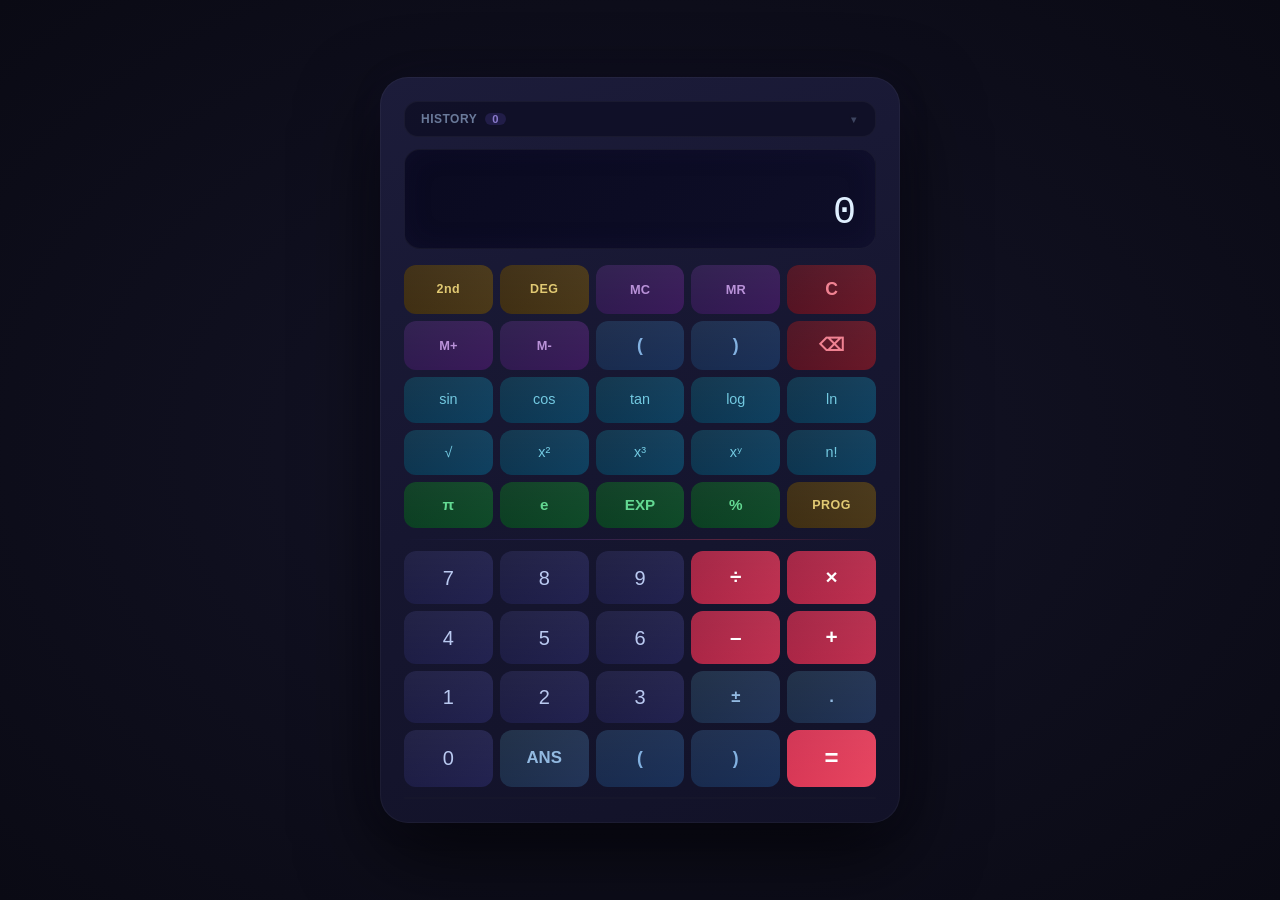
<file: calculator/index.html>
<!DOCTYPE html>
<html lang="en">
<head>
<meta charset="UTF-8">
<meta name="viewport" content="width=device-width, initial-scale=1.0">
<title>Engineering Calculator</title>
<link rel="stylesheet" href="style.css">
</head>
<body>
<div class="calc" id="app">
  <div class="hist-panel" id="histPanel">
    <div class="hist-header" onclick="toggleHist()">
      <span>History</span>
      <span class="hist-badge" id="histBadge">0</span>
      <span id="histToggle">&#9660;</span>
    </div>
    <div class="hist-list" id="histList"></div>
  </div>

  <div class="display-area">
    <div class="expr-display" id="exprDisplay">&nbsp;</div>
    <div class="result-display" id="resultDisplay">0</div>
    <div class="display-indicators" id="indicators">
      <span class="ind" id="ind2nd">2nd</span>
      <span class="ind" id="indRad">RAD</span>
      <span class="ind" id="indMem">M</span>
    </div>
  </div>

  <div class="btns">
    <button class="btn mode" data-action="2nd" id="btn2nd">2nd</button>
    <button class="btn mode" data-action="deg" id="degBtn">DEG</button>
    <button class="btn g1" data-action="mc">MC</button>
    <button class="btn g1" data-action="mr">MR</button>
    <button class="btn g2" data-action="clear">C</button>

    <button class="btn g1" data-action="mplus">M+</button>
    <button class="btn g1" data-action="mminus">M-</button>
    <button class="btn g3" data-action="(">(</button>
    <button class="btn g3" data-action=")">)</button>
    <button class="btn g2" data-action="del">⌫</button>

    <button class="btn g4" data-action="sin">sin</button>
    <button class="btn g4" data-action="cos">cos</button>
    <button class="btn g4" data-action="tan">tan</button>
    <button class="btn g4" data-action="log">log</button>
    <button class="btn g4" data-action="ln">ln</button>

    <button class="btn g4" data-action="sqrt">√</button>
    <button class="btn g4" data-action="sq">x²</button>
    <button class="btn g4" data-action="cube">x³</button>
    <button class="btn g4" data-action="pow">xʸ</button>
    <button class="btn g4" data-action="fact">n!</button>

    <button class="btn g5" data-action="pi">π</button>
    <button class="btn g5" data-action="e">e</button>
    <button class="btn g5" data-action="exp">EXP</button>
    <button class="btn g5" data-action="%">%</button>
    <button class="btn mode" data-action="prog" id="progBtn">PROG</button>

    <div class="divider"></div>

    <button class="btn num" data-action="7">7</button>
    <button class="btn num" data-action="8">8</button>
    <button class="btn num" data-action="9">9</button>
    <button class="btn op" data-action="÷">÷</button>
    <button class="btn op" data-action="×">×</button>

    <button class="btn num" data-action="4">4</button>
    <button class="btn num" data-action="5">5</button>
    <button class="btn num" data-action="6">6</button>
    <button class="btn op" data-action="-">–</button>
    <button class="btn op" data-action="+">+</button>

    <button class="btn num" data-action="1">1</button>
    <button class="btn num" data-action="2">2</button>
    <button class="btn num" data-action="3">3</button>
    <button class="btn g6" data-action="±">±</button>
    <button class="btn g6" data-action=".">.</button>

    <button class="btn num zero" data-action="0">0</button>
    <button class="btn g6" data-action="ans">ANS</button>
    <button class="btn g3" data-action="(">(</button>
    <button class="btn g3" data-action=")">)</button>
    <button class="btn eq" data-action="=">=</button>
  </div>

  <div class="prog-panel" id="progPanel">
    <div class="prog-base">
      <button class="btn prog-base-btn active" data-base="DEC">DEC</button>
      <button class="btn prog-base-btn" data-base="HEX">HEX</button>
      <button class="btn prog-base-btn" data-base="OCT">OCT</button>
      <button class="btn prog-base-btn" data-base="BIN">BIN</button>
    </div>
    <div class="prog-row">
      <button class="btn prog" data-action="A">A</button>
      <button class="btn prog" data-action="B">B</button>
      <button class="btn prog" data-action="C">C</button>
      <button class="btn prog" data-action="D">D</button>
      <button class="btn prog" data-action="E">E</button>
      <button class="btn prog" data-action="F">F</button>
      <button class="btn prog" data-action="<<">«</button>
      <button class="btn prog" data-action=">>">»</button>
      <button class="btn prog" data-action="and">AND</button>
      <button class="btn prog" data-action="or">OR</button>
      <button class="btn prog" data-action="xor">XOR</button>
      <button class="btn prog" data-action="not">NOT</button>
    </div>
    <div class="prog-result" id="progResult"></div>
  </div>
</div>
<script src="script.js"></script>
</body>
</html>
</file>
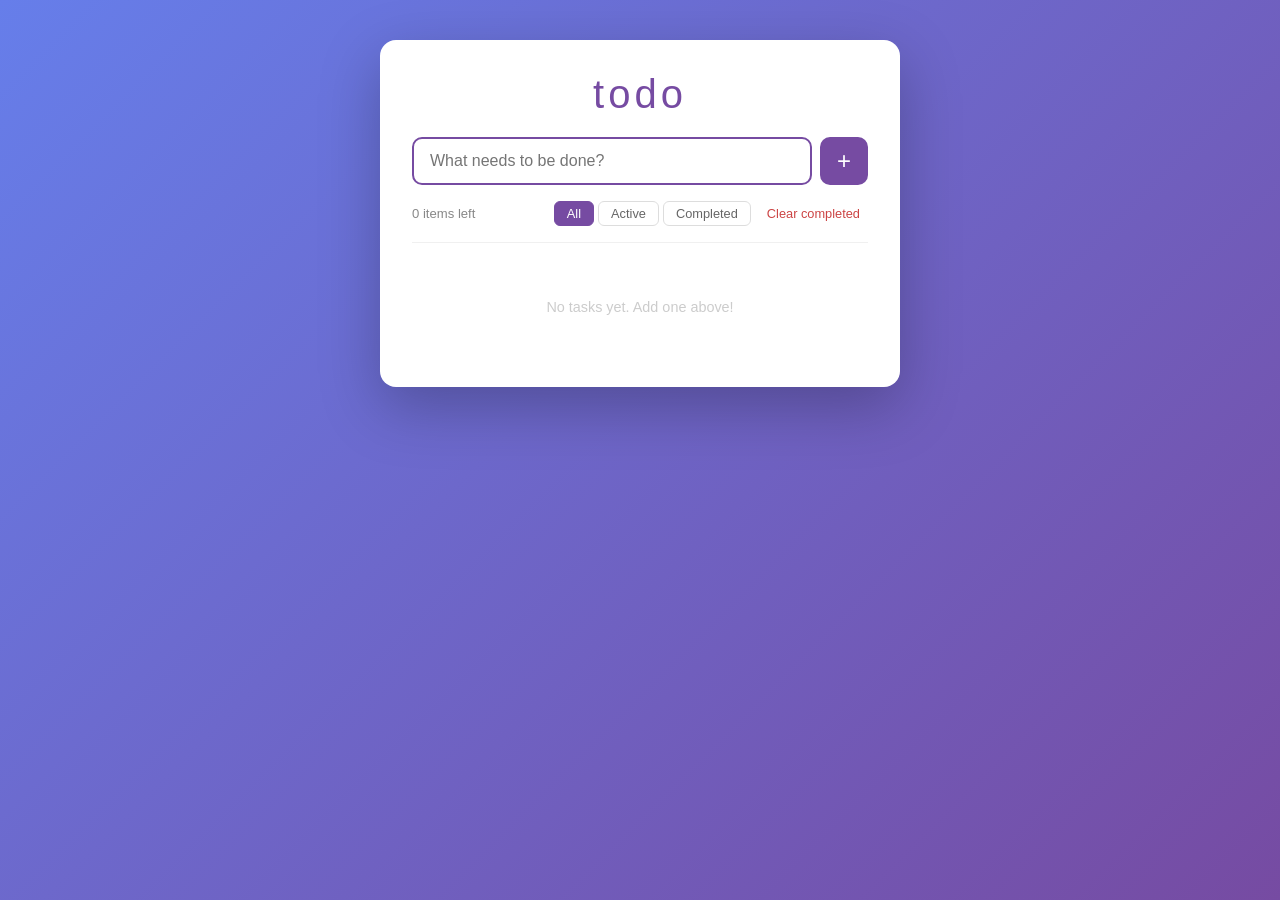
<file: todo-app/index.html>
<!DOCTYPE html>
<html lang="en">
<head>
<meta charset="UTF-8">
<meta name="viewport" content="width=device-width, initial-scale=1.0">
<title>Todo App</title>
<link rel="stylesheet" href="style.css">
</head>
<body>
<div class="app">
  <h1>todo</h1>

  <div class="input-row">
    <input type="text" id="todoInput" placeholder="What needs to be done?" autofocus>
    <button id="addBtn">+</button>
  </div>

  <div class="controls">
    <span class="count" id="itemCount">0 items left</span>
    <div class="filters">
      <button class="filter active" data-filter="all">All</button>
      <button class="filter" data-filter="active">Active</button>
      <button class="filter" data-filter="completed">Completed</button>
    </div>
    <button id="clearCompleted">Clear completed</button>
  </div>

  <ul class="todo-list" id="todoList"></ul>
</div>
<script src="script.js"></script>
</body>
</html>
</file>
<file: calculator/style.css>
* {
  margin: 0;
  padding: 0;
  box-sizing: border-box;
}

body {
  display: flex;
  justify-content: center;
  align-items: center;
  min-height: 100vh;
  background: radial-gradient(ellipse at center, #141428 0%, #0a0a14 100%);
  font-family: 'Segoe UI', -apple-system, BlinkMacSystemFont, Roboto, Oxygen, sans-serif;
  padding: 20px 10px;
}

.calc {
  background: linear-gradient(160deg, #1c1c3a 0%, #161630 50%, #121228 100%);
  border-radius: 28px;
  padding: 24px;
  width: 520px;
  max-width: 100%;
  box-shadow:
    0 30px 80px rgba(0, 0, 0, 0.7),
    0 0 0 1px rgba(255, 255, 255, 0.04) inset,
    0 0 40px rgba(100, 80, 200, 0.05);
}

/* ===== History ===== */
.hist-panel {
  background: rgba(10, 10, 30, 0.6);
  border-radius: 14px;
  margin-bottom: 12px;
  overflow: hidden;
  border: 1px solid rgba(255, 255, 255, 0.04);
}

.hist-header {
  padding: 10px 16px;
  color: #6a7a9a;
  font-size: 0.75rem;
  font-weight: 600;
  letter-spacing: 0.5px;
  text-transform: uppercase;
  cursor: pointer;
  user-select: none;
  display: flex;
  align-items: center;
  gap: 8px;
}

.hist-header:hover { color: #8aa0c0; }

.hist-badge {
  background: rgba(100, 80, 200, 0.2);
  color: #8a7acc;
  padding: 0 7px;
  border-radius: 8px;
  font-size: 0.7rem;
  min-width: 18px;
  text-align: center;
}

.hist-header span:last-child {
  margin-left: auto;
  font-size: 0.6rem;
  opacity: 0.5;
}

.hist-list {
  max-height: 0;
  overflow-y: auto;
  transition: max-height 0.3s cubic-bezier(0.4, 0, 0.2, 1);
  font-size: 0.78rem;
  color: #7a8aaa;
}

.hist-list.open { max-height: 160px; }

.hist-list::-webkit-scrollbar { width: 3px; }
.hist-list::-webkit-scrollbar-thumb { background: #3a3a6a; border-radius: 2px; }

.hist-item {
  padding: 6px 16px;
  border-top: 1px solid rgba(255, 255, 255, 0.04);
  display: flex;
  justify-content: space-between;
  cursor: pointer;
  transition: background 0.15s;
}

.hist-item:hover { background: rgba(100, 80, 200, 0.08); }

.hist-item .hist-expr { color: #5a7a9a; }
.hist-item .hist-result { color: #c0d0f0; font-weight: 500; }

/* ===== Display ===== */
.display-area {
  background: linear-gradient(135deg, #0a0a20 0%, #0e0e28 100%);
  border-radius: 16px;
  padding: 16px 20px 12px;
  margin-bottom: 16px;
  min-height: 100px;
  display: flex;
  flex-direction: column;
  justify-content: flex-end;
  align-items: flex-end;
  border: 1px solid rgba(255, 255, 255, 0.05);
  box-shadow: 0 0 30px rgba(50, 40, 120, 0.1) inset;
  position: relative;
}

.expr-display {
  color: #4a6a8a;
  font-size: 0.9rem;
  min-height: 1.3em;
  word-break: break-all;
  text-align: right;
  width: 100%;
  overflow-wrap: break-word;
  line-height: 1.4;
  font-family: 'Consolas', 'Courier New', monospace;
}

.result-display {
  color: #e0f0ff;
  font-size: 2.4rem;
  font-weight: 200;
  word-break: break-all;
  text-align: right;
  width: 100%;
  overflow-wrap: break-word;
  line-height: 1.2;
  font-family: 'Consolas', 'Courier New', monospace;
  letter-spacing: -1px;
  transition: font-size 0.15s ease;
}

.display-indicators {
  position: absolute;
  top: 10px;
  left: 16px;
  display: flex;
  gap: 8px;
}

.ind {
  font-size: 0.6rem;
  font-weight: 700;
  letter-spacing: 1px;
  text-transform: uppercase;
  opacity: 0;
  transition: opacity 0.2s;
}

.ind.active { opacity: 0.7; }

#ind2nd { color: #f0c040; }
#indRad { color: #40d080; }
#indMem { color: #a070e0; }

/* ===== Buttons Grid ===== */
.btns {
  display: grid;
  grid-template-columns: repeat(5, 1fr);
  gap: 7px;
}

.divider {
  grid-column: 1 / -1;
  height: 1px;
  background: linear-gradient(to right, transparent, rgba(100, 80, 200, 0.2), rgba(233, 69, 96, 0.3), transparent);
  margin: 4px 0;
}

.btn {
  background: #1e1e42;
  color: #c0c8e8;
  font-size: 1rem;
  border: none;
  border-radius: 12px;
  padding: 14px 4px;
  cursor: pointer;
  transition: background 0.12s, transform 0.08s, box-shadow 0.12s;
  user-select: none;
  font-family: inherit;
  line-height: 1.2;
  position: relative;
  overflow: hidden;
}

.btn::after {
  content: '';
  position: absolute;
  inset: 0;
  background: linear-gradient(to bottom, rgba(255,255,255,0.04), transparent);
  pointer-events: none;
  border-radius: inherit;
}

.btn:hover {
  transform: translateY(-1px);
  box-shadow: 0 4px 16px rgba(0, 0, 0, 0.3);
}

.btn:active {
  transform: scale(0.93);
  box-shadow: none;
}

/* ----- Button Categories ----- */
.num {
  background: linear-gradient(135deg, #1a1a3e, #222250);
  color: #b8c8f0;
  font-size: 1.25rem;
  font-weight: 500;
}

.num:hover {
  background: linear-gradient(135deg, #26265a, #30306e);
  color: #d0e0ff;
}

.zero { }

.op {
  background: linear-gradient(135deg, #a02040, #c03050);
  color: #fff;
  font-size: 1.3rem;
  font-weight: 600;
}

.op:hover {
  background: linear-gradient(135deg, #c03050, #e04060);
  box-shadow: 0 4px 20px rgba(192, 48, 80, 0.3);
}

.eq {
  background: linear-gradient(135deg, #d03050, #e94560);
  color: #fff;
  font-size: 1.5rem;
  font-weight: 700;
}

.eq:hover {
  background: linear-gradient(135deg, #e94560, #ff6b81);
  box-shadow: 0 4px 24px rgba(233, 69, 96, 0.4);
}

.g1 { /* memory */
  background: linear-gradient(135deg, #2a1a4a, #3a1a5a);
  color: #b890d8;
  font-size: 0.8rem;
  font-weight: 700;
}

.g1:hover {
  background: linear-gradient(135deg, #3a2a6a, #4a2a7a);
  color: #d0b0f0;
}

.g2 { /* clear / del */
  background: linear-gradient(135deg, #4a1020, #6a1828);
  color: #f08090;
  font-size: 1.1rem;
  font-weight: 700;
}

.g2:hover {
  background: linear-gradient(135deg, #6a1828, #8a2038);
  color: #ffa0b0;
}

.g3 { /* paren */
  background: linear-gradient(135deg, #182848, #1a3058);
  color: #80b0e0;
  font-size: 1.1rem;
  font-weight: 700;
}

.g3:hover {
  background: linear-gradient(135deg, #1a3058, #204070);
  color: #a0d0f0;
}

.g4 { /* scientific functions */
  background: linear-gradient(135deg, #0c3048, #0e4060);
  color: #70c8e0;
  font-size: 0.9rem;
  font-weight: 500;
}

.g4:hover {
  background: linear-gradient(135deg, #0e4060, #105078);
  color: #90e0f0;
}

.g4.alt {
  background: linear-gradient(135deg, #1a3a28, #1e4a30);
  color: #70d8a0;
}

.g4.alt:hover {
  background: linear-gradient(135deg, #1e4a30, #22603a);
}

.g5 { /* constants & advanced */
  background: linear-gradient(135deg, #0a3a20, #0e4a28);
  color: #60d890;
  font-size: 0.95rem;
  font-weight: 600;
}

.g5:hover {
  background: linear-gradient(135deg, #0e4a28, #126032);
  color: #80f0b0;
}

.g6 { /* sign, decimal */
  background: linear-gradient(135deg, #1a2a42, #223458);
  color: #90b8e0;
  font-size: 1.05rem;
  font-weight: 600;
}

.g6:hover {
  background: linear-gradient(135deg, #223458, #2a4470);
  color: #b0d8f0;
}

.mode {
  background: linear-gradient(135deg, #3a2a10, #4a3818);
  color: #e0c870;
  font-size: 0.78rem;
  font-weight: 800;
  letter-spacing: 0.5px;
}

.mode:hover {
  background: linear-gradient(135deg, #4a3818, #5a4620);
  color: #f0d890;
  box-shadow: 0 4px 16px rgba(200, 168, 48, 0.15);
}

.mode.active {
  background: linear-gradient(135deg, #c8a830, #dbb840);
  color: #1a1a2e;
  box-shadow: 0 0 20px rgba(200, 168, 48, 0.3);
}

.mode.active:hover {
  background: linear-gradient(135deg, #dbb840, #e8c850);
}

/* ===== Programmer Panel ===== */
.prog-panel {
  margin-top: 10px;
  max-height: 0;
  overflow: hidden;
  transition: max-height 0.35s cubic-bezier(0.4, 0, 0.2, 1);
  background: rgba(10, 10, 30, 0.5);
  border-radius: 14px;
  border: 1px solid rgba(255, 255, 255, 0.03);
}

.prog-panel.open { max-height: 220px; }

.prog-base {
  display: flex;
  gap: 5px;
  padding: 10px 10px 5px;
}

.prog-base-btn {
  flex: 1;
  background: rgba(20, 30, 60, 0.6);
  color: #5a7a9a;
  font-size: 0.78rem;
  font-weight: 700;
  padding: 8px 8px;
  border: none;
  border-radius: 8px;
  cursor: pointer;
  transition: all 0.15s;
  font-family: inherit;
}

.prog-base-btn.active {
  background: linear-gradient(135deg, #1a5a3a, #207048);
  color: #80e8b0;
  box-shadow: 0 0 12px rgba(32, 112, 72, 0.3);
}

.prog-base-btn:hover {
  background: rgba(40, 60, 100, 0.6);
}

.prog-row {
  display: flex;
  flex-wrap: wrap;
  gap: 5px;
  padding: 5px 10px 10px;
}

.prog {
  background: linear-gradient(135deg, #1a3a28, #1e4830);
  color: #70d0a0;
  font-size: 0.8rem;
  font-weight: 600;
  padding: 8px 12px;
  border: none;
  border-radius: 8px;
  cursor: pointer;
  transition: all 0.12s;
  font-family: inherit;
}

.prog:hover {
  background: linear-gradient(135deg, #1e4830, #225838);
  color: #90f0c0;
}

.prog-result {
  padding: 8px 14px 12px;
  font-size: 0.78rem;
  color: #70a8c8;
  font-family: 'Consolas', 'Courier New', monospace;
  line-height: 1.8;
  display: none;
}

.prog-result.show { display: block; }

.prog-result div { padding: 1px 0; }

/* ===== Scrollbar ===== */
::-webkit-scrollbar { width: 4px; }
::-webkit-scrollbar-thumb { background: #3a3a6a; border-radius: 3px; }
::-webkit-scrollbar-track { background: transparent; }

/* ===== Responsive ===== */
@media (max-width: 540px) {
  .calc { padding: 16px; }
  .btns { gap: 5px; }
  .btn { padding: 12px 2px; font-size: 0.85rem; border-radius: 10px; }
  .num { font-size: 1.05rem; }
  .result-display { font-size: 1.8rem; }
}

@media (max-width: 400px) {
  .calc { padding: 12px; }
  .btns { gap: 4px; }
  .btn { padding: 10px 2px; font-size: 0.75rem; border-radius: 8px; }
  .result-display { font-size: 1.5rem; }
  .display-area { padding: 12px 14px 10px; min-height: 80px; }
}
</file>
<file: todo-app/style.css>
* {
  margin: 0;
  padding: 0;
  box-sizing: border-box;
}

body {
  font-family: -apple-system, BlinkMacSystemFont, 'Segoe UI', Roboto, sans-serif;
  background: linear-gradient(135deg, #667eea 0%, #764ba2 100%);
  min-height: 100vh;
  display: flex;
  justify-content: center;
  padding: 40px 20px;
}

.app {
  background: #fff;
  border-radius: 16px;
  padding: 32px;
  width: 100%;
  max-width: 520px;
  box-shadow: 0 20px 60px rgba(0, 0, 0, 0.25);
  height: fit-content;
}

h1 {
  text-align: center;
  font-size: 2.5rem;
  font-weight: 200;
  color: #764ba2;
  margin-bottom: 20px;
  letter-spacing: 4px;
}

/* Input */
.input-row {
  display: flex;
  gap: 8px;
  margin-bottom: 16px;
}

#todoInput {
  flex: 1;
  padding: 12px 16px;
  font-size: 1rem;
  border: 2px solid #e0e0e0;
  border-radius: 10px;
  outline: none;
  transition: border-color 0.2s;
  font-family: inherit;
}

#todoInput:focus {
  border-color: #764ba2;
}

#addBtn {
  width: 48px;
  height: 48px;
  font-size: 1.5rem;
  background: #764ba2;
  color: #fff;
  border: none;
  border-radius: 10px;
  cursor: pointer;
  transition: background 0.2s, transform 0.1s;
}

#addBtn:hover {
  background: #5a3d8a;
}

#addBtn:active {
  transform: scale(0.92);
}

/* Controls */
.controls {
  display: flex;
  align-items: center;
  gap: 8px;
  flex-wrap: wrap;
  margin-bottom: 16px;
  padding-bottom: 16px;
  border-bottom: 1px solid #f0f0f0;
}

.count {
  font-size: 0.82rem;
  color: #888;
  margin-right: auto;
}

.filters {
  display: flex;
  gap: 4px;
}

.filter {
  padding: 4px 12px;
  font-size: 0.8rem;
  border: 1px solid #ddd;
  border-radius: 6px;
  background: #fff;
  color: #666;
  cursor: pointer;
  transition: all 0.15s;
  font-family: inherit;
}

.filter:hover {
  border-color: #764ba2;
  color: #764ba2;
}

.filter.active {
  background: #764ba2;
  color: #fff;
  border-color: #764ba2;
}

#clearCompleted {
  font-size: 0.8rem;
  background: none;
  border: none;
  color: #c44;
  cursor: pointer;
  padding: 4px 8px;
  border-radius: 6px;
  transition: background 0.15s;
  font-family: inherit;
}

#clearCompleted:hover {
  background: #fff0f0;
}

/* Todo List */
.todo-list {
  list-style: none;
}

.todo-item {
  display: flex;
  align-items: center;
  gap: 12px;
  padding: 12px 8px;
  border-bottom: 1px solid #f5f5f5;
  animation: slideIn 0.2s ease;
  transition: opacity 0.2s, transform 0.2s;
}

@keyframes slideIn {
  from { opacity: 0; transform: translateY(-8px); }
  to { opacity: 1; transform: translateY(0); }
}

.todo-item.removing {
  opacity: 0;
  transform: translateX(20px);
}

.todo-check {
  width: 22px;
  height: 22px;
  border-radius: 50%;
  border: 2px solid #ddd;
  cursor: pointer;
  display: flex;
  align-items: center;
  justify-content: center;
  flex-shrink: 0;
  transition: all 0.15s;
  background: #fff;
  font-size: 0.7rem;
  color: transparent;
}

.todo-check:hover {
  border-color: #764ba2;
}

.todo-check.checked {
  background: #764ba2;
  border-color: #764ba2;
  color: #fff;
}

.todo-text {
  flex: 1;
  font-size: 0.95rem;
  color: #333;
  word-break: break-word;
}

.todo-text.done {
  text-decoration: line-through;
  color: #bbb;
}

.todo-delete {
  background: none;
  border: none;
  color: #ddd;
  font-size: 1.1rem;
  cursor: pointer;
  padding: 4px 6px;
  border-radius: 6px;
  transition: all 0.15s;
  opacity: 0;
}

.todo-item:hover .todo-delete {
  opacity: 1;
}

.todo-delete:hover {
  color: #e44;
  background: #fff0f0;
}

.empty-msg {
  text-align: center;
  color: #ccc;
  padding: 40px 0;
  font-size: 0.9rem;
}

@media (max-width: 400px) {
  .app { padding: 20px; }
  h1 { font-size: 2rem; }
  .controls { flex-direction: column; align-items: stretch; }
  .count { text-align: center; }
}
</file>
